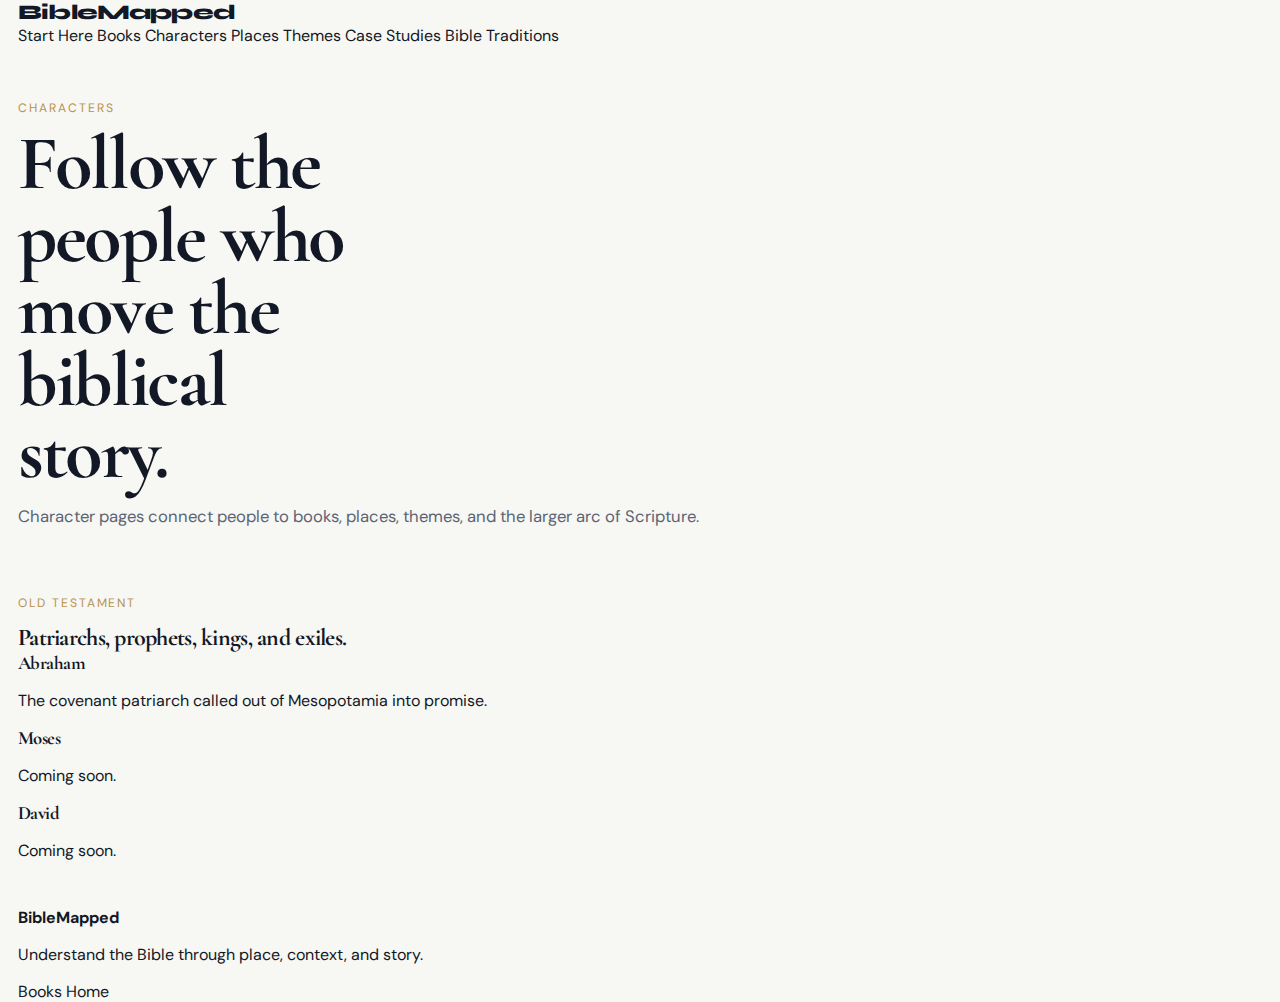
<file: characters/index.html>
<!DOCTYPE html>
<html lang="en">
<head>
  <meta charset="UTF-8" />
  <meta name="viewport" content="width=device-width, initial-scale=1.0" />
  <title>Characters | BibleMapped</title>
  <link rel="preconnect" href="https://fonts.googleapis.com">
  <link rel="preconnect" href="https://fonts.gstatic.com" crossorigin>
  <link href="https://fonts.googleapis.com/css2?family=DM+Sans:wght@400;500;700&family=Cormorant+Garamond:wght@600;700&family=Syne:wght@700;800&display=swap" rel="stylesheet">
  <link rel="stylesheet" href="../src/styles.css" />
</head>
<body>
  <header class="site-header">
    <div class="container nav-wrap">
      <a class="brand" href="../index.html">BibleMapped</a>
      <nav class="main-nav">
        <a href="../index.html#start-here">Start Here</a>
        <a href="../books/index.html">Books</a>
        <a href="index.html">Characters</a>
        <a href="../places/index.html">Places</a>
        <a href="../themes/index.html">Themes</a>
        <a href="../case-studies/index.html">Case Studies</a>
        <a href="../traditions/index.html">Bible Traditions</a>
      </nav>
    </div>
  </header>

  <main>
    <section class="hero">
      <div class="container">
        <p class="eyebrow">Characters</p>
        <h1>Follow the people who move the biblical story.</h1>
        <p class="hero-copy">
          Character pages connect people to books, places, themes, and the larger arc of Scripture.
        </p>
      </div>
    </section>

    <section class="section">
      <div class="container">
        <div class="section-head">
          <p class="eyebrow">Old Testament</p>
          <h2>Patriarchs, prophets, kings, and exiles.</h2>
        </div>

        <div class="card-grid three">
          <a class="info-card" href="abraham.html">
            <h3>Abraham</h3>
            <p>The covenant patriarch called out of Mesopotamia into promise.</p>
          </a>

          <a class="info-card" href="#">
            <h3>Moses</h3>
            <p>Coming soon.</p>
          </a>

          <a class="info-card" href="#">
            <h3>David</h3>
            <p>Coming soon.</p>
          </a>
        </div>
      </div>
    </section>
  </main>

  <footer class="site-footer">
    <div class="container footer-wrap">
      <div>
        <strong>BibleMapped</strong>
        <p>Understand the Bible through place, context, and story.</p>
      </div>
      <div class="footer-links">
        <a href="../books/index.html">Books</a>
        <a href="../index.html">Home</a>
      </div>
    </div>
  </footer>
</body>
</html>
</file>
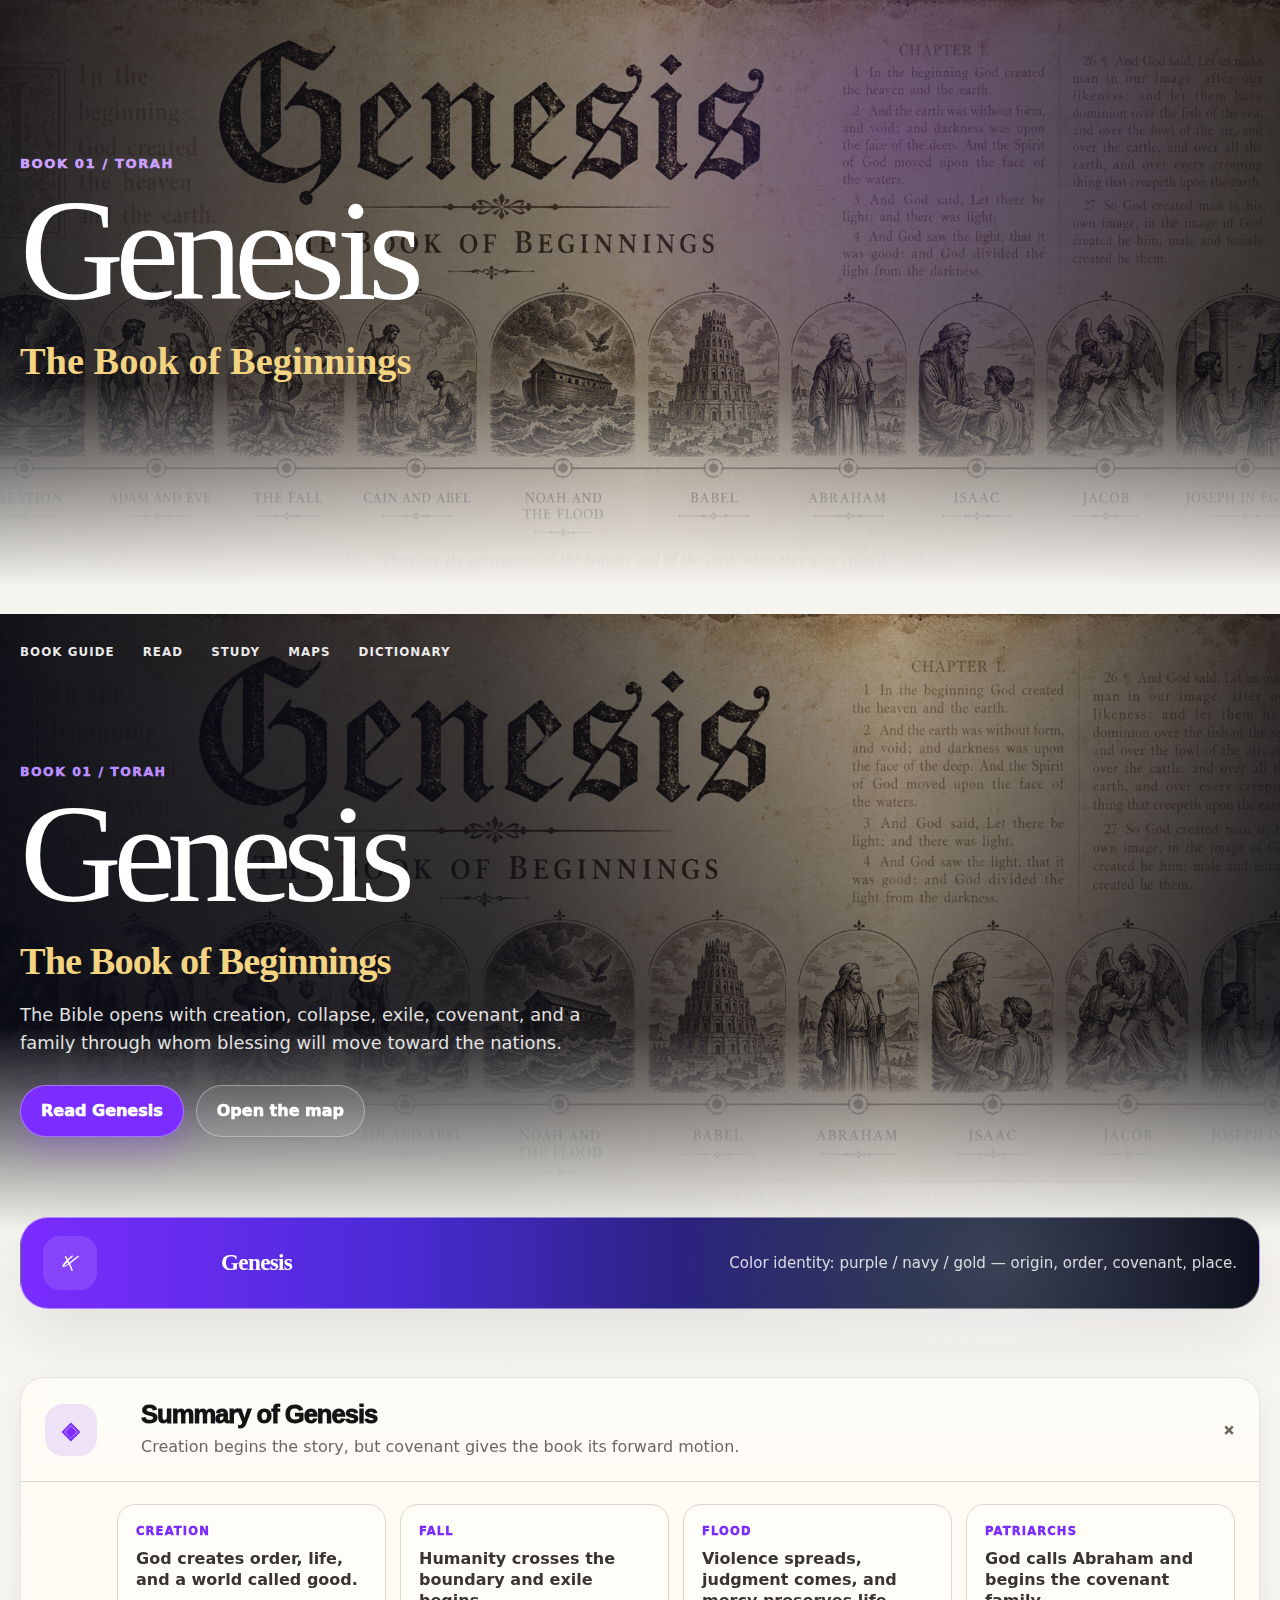
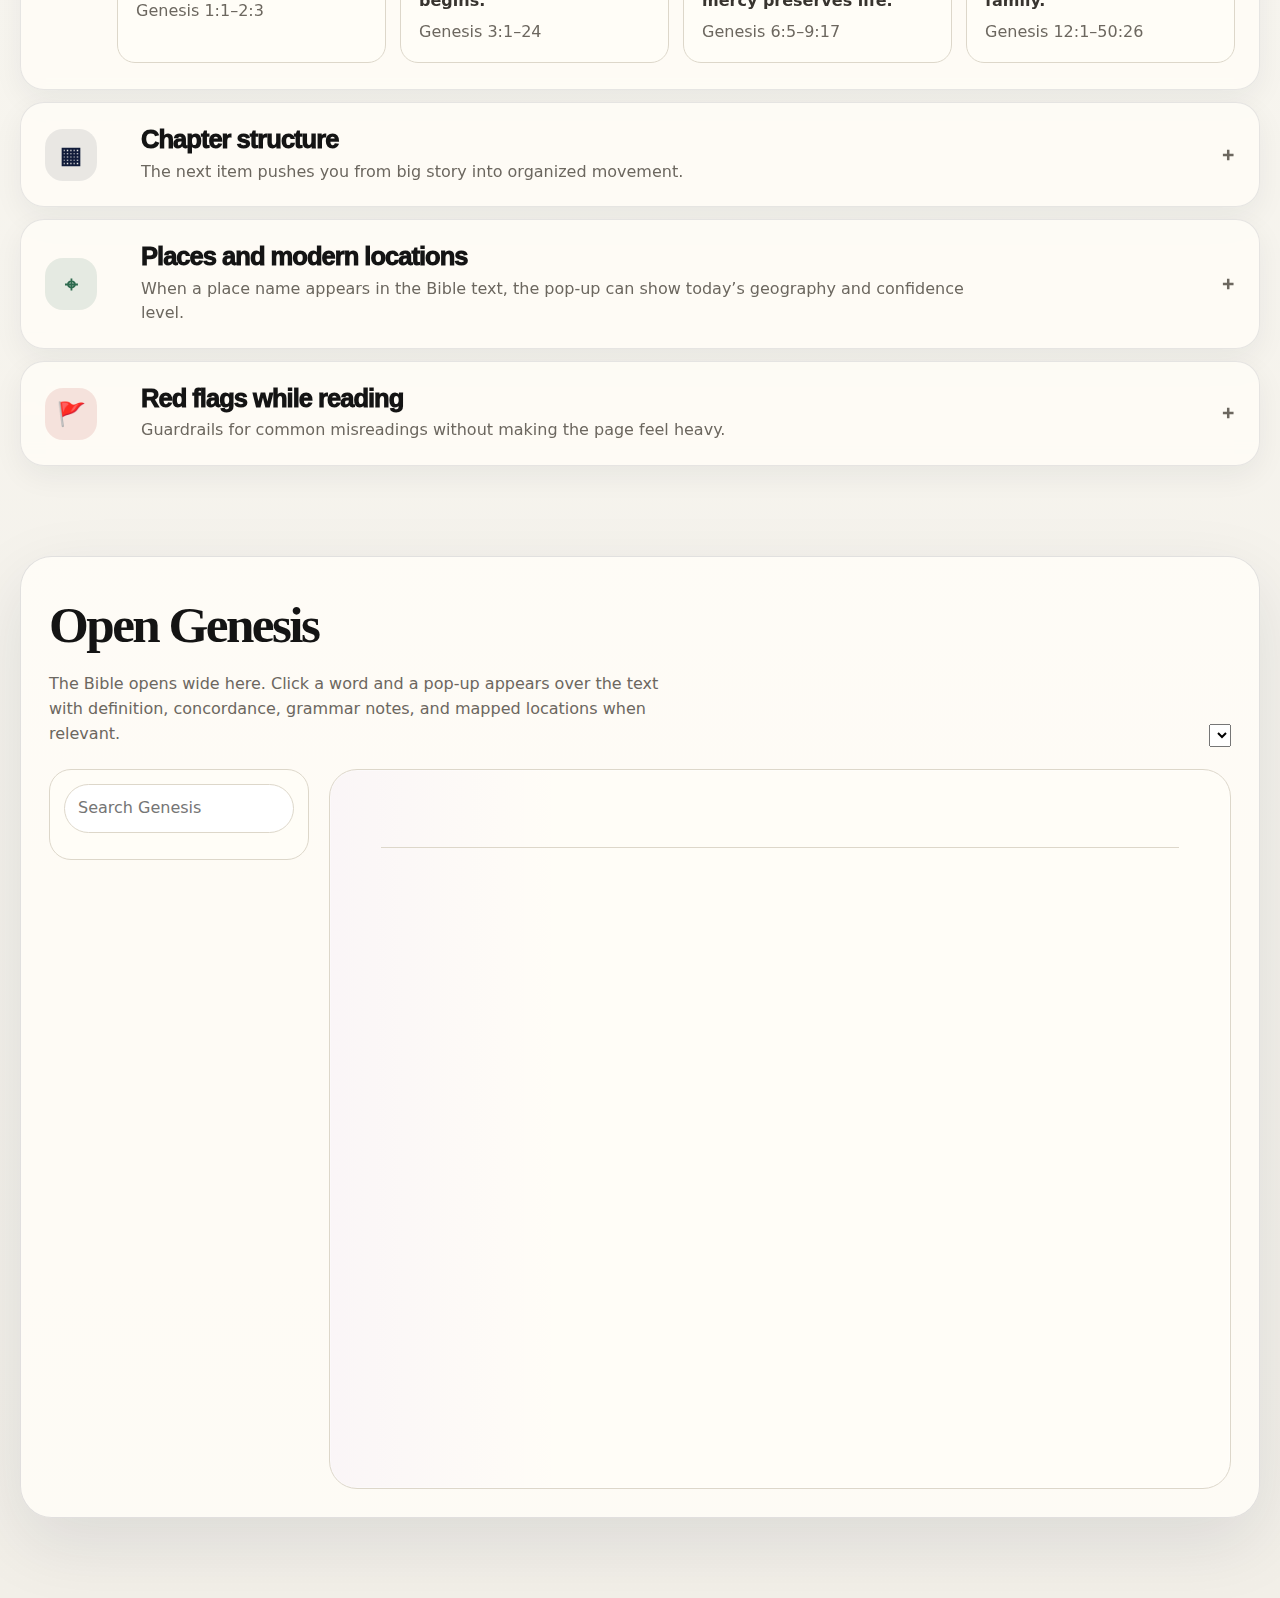
<file: books/genesis/index.html>
<!DOCTYPE html>
<html lang="en">
<head>
  <meta charset="UTF-8" />
  <meta name="viewport" content="width=device-width, initial-scale=1.0" />
  <title>Bible Mapped | Genesis Minimal Future Reader</title>

  <style>
    /* HERO IMAGE AREA */
    .genesis-hero {
      min-height: clamp(360px, 48vw, 620px);
      position: relative;
      overflow: hidden;
      isolation: isolate;
      color: white;
      background:
        linear-gradient(90deg, rgba(7,9,19,.86), rgba(7,9,19,.42), rgba(7,9,19,.78)),
        url("genesis-hero.png") center / cover no-repeat;
    }

    .genesis-hero::after {
      content: "";
      position: absolute;
      left: 0;
      right: 0;
      bottom: -1px;
      height: 38%;
      background: linear-gradient(to bottom, transparent, var(--bg, #f6f4ef) 88%);
      z-index: 1;
      pointer-events: none;
    }

    .hero-overlay {
      position: absolute;
      inset: 0;
      background: radial-gradient(circle at 70% 22%, rgba(123,44,255,.20), transparent 34%);
      z-index: 1;
      pointer-events: none;
    }

    .hero-shell {
      position: relative;
      z-index: 2;
      width: min(1240px, calc(100% - 32px));
      margin: auto;
      padding: clamp(90px, 12vw, 160px) 0 clamp(110px, 12vw, 170px);
    }

    .hero-kicker {
      color: #c9a0ff;
      font-size: .82rem;
      font-weight: 950;
      letter-spacing: .12em;
      text-transform: uppercase;
      margin-bottom: 12px;
    }

    .genesis-hero h1 {
      margin: 0;
      font-family: Georgia, "Times New Roman", serif;
      font-size: clamp(4.8rem, 12vw, 9rem);
      line-height: .9;
      letter-spacing: -.06em;
      font-weight: 500;
    }

    .genesis-hero p {
      margin: 16px 0 0;
      color: #f3d482;
      font-family: Georgia, "Times New Roman", serif;
      font-size: clamp(1.5rem, 3vw, 2.4rem);
      font-weight: 700;
    }
    :root {
      --cloud: #f7f5ef;
      --paper: #fffdf7;
      --ink: #141414;
      --muted: #6c675f;
      --line: #ddd7ca;
      --purple: #7b2cff;
      --navy: #111c3a;
      --red: #b9332a;
      --gold: #b8872f;
      --green: #2e6b4f;
      --shadow: 0 24px 70px rgba(17, 28, 58, .10);
      --soft: 0 10px 30px rgba(17, 28, 58, .06);
      --radius: 24px;
    }

    * { box-sizing: border-box; }
    html { scroll-behavior: smooth; }

    body {
      margin: 0;
      background:
        radial-gradient(circle at 88% 20%, rgba(123,44,255,.08), transparent 26%),
        linear-gradient(180deg, #fbfaf6 0%, var(--cloud) 48%, #f2efe8 100%);
      color: var(--ink);
      font-family: Inter, ui-sans-serif, system-ui, -apple-system, BlinkMacSystemFont, "Segoe UI", sans-serif;
      line-height: 1.55;
    }

    a { color: inherit; text-decoration: none; }
    button, input, select { font: inherit; }
    button { cursor: pointer; }

    .shell {
      width: min(1240px, calc(100% - 36px));
      margin: auto;
    }

    /* HERO */
    .hero {
      min-height: 620px;
      color: #fff;
      position: relative;
      overflow: hidden;
      isolation: isolate;
      background:
        linear-gradient(90deg, rgba(7,9,19,.94) 0%, rgba(7,9,19,.72) 38%, rgba(7,9,19,.22) 70%, rgba(7,9,19,.78) 100%),
        linear-gradient(to bottom, rgba(7,9,19,.05), rgba(7,9,19,.64)),
        url("../../assets/genesis-hero.png");
      background-size: cover;
      background-position: center center;
    }

    .hero::after {
      content: "";
      position: absolute;
      inset: auto 0 -1px 0;
      height: 36%;
      z-index: 1;
      background: linear-gradient(to bottom, transparent, var(--cloud) 88%);
      pointer-events: none;
    }

    .topbar {
      position: relative;
      z-index: 5;
      height: 76px;
      display: flex;
      align-items: center;
    }

    .topbar-inner {
      width: min(1240px, calc(100% - 36px));
      margin: auto;
      display: flex;
      justify-content: space-between;
      align-items: center;
      gap: 22px;
    }

    .brand {
      display: inline-flex;
      align-items: center;
      gap: 10px;
      font-family: Georgia, serif;
      text-transform: uppercase;
      letter-spacing: .12em;
      font-weight: 700;
      font-size: .98rem;
    }

    .brand-symbol {
      width: 30px;
      height: 30px;
      border: 2px solid #c9a0ff;
      border-radius: 9px;
      display: grid;
      place-items: center;
      color: #c9a0ff;
      line-height: 1;
    }

    .nav {
      display: flex;
      align-items: center;
      gap: 28px;
      font-size: .74rem;
      font-weight: 900;
      letter-spacing: .09em;
      text-transform: uppercase;
      color: rgba(255,255,255,.92);
    }

    .hero-copy {
      position: relative;
      z-index: 4;
      width: min(1240px, calc(100% - 36px));
      margin: auto;
      padding: 72px 0 120px;
    }

    .book-chip {
      color: #b98cff;
      font-size: .78rem;
      font-weight: 950;
      letter-spacing: .12em;
      text-transform: uppercase;
      margin-bottom: 10px;
    }

    .hero-title {
      font-family: Georgia, "Times New Roman", serif;
      font-size: clamp(4.8rem, 11vw, 9rem);
      line-height: .88;
      letter-spacing: -.06em;
      font-weight: 500;
      margin: 0;
    }

    .hero-subtitle {
      margin: 16px 0 10px;
      color: #f3d482;
      font-family: Georgia, serif;
      font-size: clamp(1.5rem, 3vw, 2.4rem);
      font-weight: 700;
      letter-spacing: -.025em;
    }

    .hero-copy p {
      max-width: 600px;
      margin: 0 0 28px;
      color: rgba(255,255,255,.88);
      font-size: 1.12rem;
    }

    .hero-actions {
      display: flex;
      gap: 12px;
      flex-wrap: wrap;
    }

    .btn {
      border: 1px solid rgba(255,255,255,.35);
      background: var(--purple);
      color: #fff;
      min-height: 48px;
      padding: 13px 20px;
      border-radius: 999px;
      font-weight: 950;
      display: inline-flex;
      align-items: center;
      gap: 9px;
      box-shadow: 0 14px 32px rgba(123,44,255,.24);
    }

    .btn.secondary {
      background: rgba(255,255,255,.08);
      box-shadow: none;
      backdrop-filter: blur(8px);
    }

    /* LANDING BOOK COLOR STRIP */
    .book-strip {
      position: relative;
      z-index: 6;
      margin-top: -74px;
    }

    .book-ribbon {
      min-height: 84px;
      border-radius: 28px;
      border: 1px solid rgba(255,255,255,.44);
      background:
        linear-gradient(90deg, var(--purple), #4b2bd7 30%, var(--navy) 72%, #050814 100%);
      color: white;
      display: grid;
      grid-template-columns: 160px 1fr auto;
      align-items: center;
      gap: 18px;
      padding: 18px 22px;
      box-shadow: var(--shadow);
      overflow: hidden;
    }

    .book-ribbon::after {
      content: "";
      position: absolute;
      inset: 0;
      background: radial-gradient(circle at 78% 50%, rgba(255,255,255,.18), transparent 32%);
      pointer-events: none;
    }

    .book-ribbon strong {
      font-family: Georgia, serif;
      font-size: 1.45rem;
      letter-spacing: -.03em;
      position: relative;
      z-index: 2;
    }

    .book-ribbon span {
      color: rgba(255,255,255,.82);
      font-size: .94rem;
      position: relative;
      z-index: 2;
    }

    .ribbon-symbol {
      position: relative;
      z-index: 2;
      width: 54px;
      height: 54px;
      display: grid;
      place-items: center;
      border-radius: 17px;
      background: rgba(255,255,255,.12);
      font-size: 1.6rem;
    }

    /* FUTURISTIC BARS */
    section { padding: 34px 0; }

    .bar-stack {
      display: grid;
      gap: 12px;
    }

    .study-bar {
      border: 1px solid rgba(17,28,58,.10);
      background: rgba(255,253,247,.82);
      border-radius: 24px;
      box-shadow: var(--soft);
      overflow: hidden;
      backdrop-filter: blur(10px);
    }

    .study-bar summary {
      list-style: none;
      display: grid;
      grid-template-columns: 78px 1fr auto;
      gap: 18px;
      align-items: center;
      padding: 22px 24px;
      min-height: 92px;
      cursor: pointer;
    }

    .study-bar summary::-webkit-details-marker { display: none; }

    .bar-symbol {
      width: 52px;
      height: 52px;
      border-radius: 18px;
      display: grid;
      place-items: center;
      font-size: 1.45rem;
      font-weight: 950;
    }

    .summary-bar .bar-symbol { background: rgba(123,44,255,.12); color: var(--purple); }
    .structure-bar .bar-symbol { background: rgba(17,28,58,.09); color: var(--navy); }
    .places-bar .bar-symbol { background: rgba(46,107,79,.12); color: var(--green); }
    .redflag-bar .bar-symbol { background: rgba(185,51,42,.12); color: var(--red); }

    .bar-text h2 {
      margin: 0;
      font-family: Inter, sans-serif;
      font-size: clamp(1.35rem, 2vw, 2rem);
      line-height: 1.1;
      font-weight: 950;
      letter-spacing: -.04em;
    }

    .bar-text p {
      margin: 6px 0 0;
      color: var(--muted);
      max-width: 860px;
    }

    .bar-action {
      color: var(--muted);
      font-weight: 950;
      transition: transform .25s ease;
    }

    .study-bar[open] .bar-action { transform: rotate(45deg); }

    .bar-body {
      border-top: 1px solid var(--line);
      padding: 22px 24px 26px 96px;
      color: #38342f;
    }

    .mini-grid {
      display: grid;
      grid-template-columns: repeat(4, 1fr);
      gap: 14px;
    }

    .mini-card {
      border: 1px solid var(--line);
      border-radius: 18px;
      padding: 18px;
      min-height: 140px;
      background: var(--paper);
    }

    .mini-card small {
      display: block;
      color: var(--purple);
      font-size: .72rem;
      font-weight: 950;
      letter-spacing: .1em;
      text-transform: uppercase;
      margin-bottom: 8px;
    }

    .mini-card strong { display: block; line-height: 1.3; }
    .mini-card p { margin: 8px 0 0; color: var(--muted); }

    .read-launch {
      padding: 56px 0 80px;
    }

    .read-panel {
      border: 1px solid rgba(17,28,58,.12);
      border-radius: 32px;
      background: rgba(255,253,247,.86);
      box-shadow: var(--shadow);
      padding: 28px;
    }

    .read-top {
      display: flex;
      align-items: end;
      justify-content: space-between;
      gap: 20px;
      margin-bottom: 22px;
      flex-wrap: wrap;
    }

    .read-top h2 {
      font-family: Georgia, serif;
      font-size: clamp(2.2rem, 4vw, 4rem);
      margin: 0;
      letter-spacing: -.05em;
    }

    .read-top p {
      max-width: 640px;
      color: var(--muted);
      margin: 8px 0 0;
    }

    .reader-grid {
      display: grid;
      grid-template-columns: 260px 1fr;
      gap: 20px;
      align-items: start;
    }

    .chapter-rail {
      border: 1px solid var(--line);
      border-radius: 22px;
      background: var(--paper);
      padding: 14px;
      position: sticky;
      top: 18px;
      max-height: 76vh;
      overflow: auto;
    }

    .chapter-rail input {
      width: 100%;
      border: 1px solid var(--line);
      border-radius: 999px;
      padding: 11px 13px;
      background: #fff;
      margin-bottom: 12px;
    }

    .chapter-list {
      display: grid;
      gap: 8px;
    }

    .chapter-btn {
      border: 1px solid var(--line);
      border-radius: 14px;
      background: #fff;
      text-align: left;
      padding: 12px;
      font-weight: 950;
    }

    .chapter-btn span {
      display: block;
      color: var(--muted);
      font-weight: 650;
      font-size: .82rem;
      margin-top: 2px;
    }

    .chapter-btn.active {
      background: var(--purple);
      border-color: var(--purple);
      color: #fff;
    }

    .chapter-btn.active span { color: rgba(255,255,255,.8); }

    .bible-open {
      min-height: 80vh;
      border: 1px solid var(--line);
      border-radius: 28px;
      background:
        linear-gradient(90deg, rgba(123,44,255,.035), transparent 26%),
        var(--paper);
      padding: clamp(24px, 4vw, 54px);
      box-shadow: inset 0 0 0 1px rgba(255,255,255,.35);
      position: relative;
    }

    .reader-heading {
      border-bottom: 1px solid var(--line);
      padding-bottom: 18px;
      margin-bottom: 22px;
      display: flex;
      justify-content: space-between;
      align-items: start;
      gap: 20px;
      flex-wrap: wrap;
    }

    .reader-heading h3 {
      margin: 0;
      font-family: Georgia, serif;
      font-size: clamp(1.8rem, 3vw, 3rem);
      letter-spacing: -.04em;
    }

    .reader-heading p { color: var(--muted); margin: 8px 0 0; }

    .scripture {
      font-family: Georgia, "Times New Roman", serif;
      font-size: clamp(1.15rem, 1.4vw, 1.38rem);
      line-height: 2.05;
      color: #211f1d;
    }

    .verse { margin: 0 0 1.15em; }

    .vnum {
      color: var(--purple);
      font-family: Inter, sans-serif;
      font-size: .75rem;
      font-weight: 950;
      vertical-align: super;
      margin-right: 7px;
    }

    .word {
      font: inherit;
      color: inherit;
      background: transparent;
      border: 0;
      padding: 0 2px;
      border-radius: 6px;
      text-decoration: underline;
      text-decoration-color: rgba(123,44,255,.18);
      text-underline-offset: 4px;
    }

    .word:hover,
    .word.active {
      background: rgba(123,44,255,.12);
      outline: 1px solid rgba(123,44,255,.22);
    }

    .word-popover {
      position: fixed;
      z-index: 50;
      width: min(360px, calc(100vw - 24px));
      background: rgba(255,253,247,.97);
      border: 1px solid var(--line);
      border-radius: 18px;
      box-shadow: 0 22px 60px rgba(17,28,58,.20);
      padding: 16px;
      display: none;
      backdrop-filter: blur(14px);
    }

    .word-popover.open { display: block; }

    .pop-head {
      display: flex;
      justify-content: space-between;
      gap: 12px;
      align-items: start;
      border-bottom: 1px solid var(--line);
      padding-bottom: 10px;
      margin-bottom: 10px;
    }

    .pop-head h3 {
      margin: 0;
      font-family: Georgia, serif;
      font-size: 1.7rem;
      letter-spacing: -.04em;
    }

    .pill {
      border-radius: 999px;
      background: rgba(123,44,255,.1);
      color: var(--purple);
      padding: 4px 8px;
      font-size: .7rem;
      font-weight: 950;
      letter-spacing: .08em;
      text-transform: uppercase;
      white-space: nowrap;
    }

    .pop-block { margin-top: 10px; }

    .pop-block strong {
      display: block;
      color: var(--muted);
      font-size: .76rem;
      font-weight: 950;
      letter-spacing: .08em;
      text-transform: uppercase;
      margin-bottom: 3px;
    }

    .pop-block p { margin: 0; color: #34302b; }

    .refs {
      display: flex;
      gap: 6px;
      flex-wrap: wrap;
      margin-top: 6px;
    }

    .ref {
      border: 0;
      background: var(--navy);
      color: #fff;
      border-radius: 999px;
      padding: 5px 8px;
      font-size: .76rem;
      font-weight: 850;
    }

    mark {
      background: #efe0ff;
      border-radius: 4px;
      color: inherit;
    }

    @media (max-width: 1000px) {
      .nav { display: none; }
      .book-ribbon { grid-template-columns: 1fr; }
      .mini-grid, .reader-grid { grid-template-columns: 1fr; }
      .chapter-rail { position: static; max-height: none; }
    }

    @media (max-width: 700px) {
      .study-bar summary { grid-template-columns: 58px 1fr auto; padding: 18px; }
      .bar-body { padding: 18px; }
      .hero { min-height: 540px; }
    }
  </style>
</head>

<body>
  <!-- HERO IMAGE AREA: place your genesis-hero.png in this same folder or update the path below. -->
  <header class="genesis-hero" aria-label="Genesis hero image">
    <div class="hero-overlay"></div>
    <div class="hero-shell">
      <div class="hero-kicker">Book 01 / Torah</div>
      <h1>Genesis</h1>
      <p>The Book of Beginnings</p>
    </div>
  </header>
  <header class="hero">
    <nav class="topbar" aria-label="Bible Mapped navigation">
      <div class="topbar-inner">
        
        <div class="nav">
          <a href="#bars">Book Guide</a>
          <a href="#read-genesis">Read</a>
          <a href="#bars">Study</a>
          <a href="#places">Maps</a>
          <a href="#read-genesis">Dictionary</a>
        </div>
      </div>
    </nav>

    <div class="hero-copy">
      <div class="book-chip">Book 01 / Torah</div>
      <h1 class="hero-title">Genesis</h1>
      <div class="hero-subtitle">The Book of Beginnings</div>
      <p>The Bible opens with creation, collapse, exile, covenant, and a family through whom blessing will move toward the nations.</p>
      <div class="hero-actions">
        <a class="btn" href="#read-genesis">Read Genesis</a>
        <a class="btn secondary" href="#bars">Open the map</a>
      </div>
    </div>
  </header>

  <main>
    <section class="book-strip">
      <div class="shell">
        <div class="book-ribbon">
          <div class="ribbon-symbol">𐤀</div>
          <strong>Genesis</strong>
          <span>Color identity: purple / navy / gold — origin, order, covenant, place.</span>
        </div>
      </div>
    </section>

    <section id="bars">
      <div class="shell bar-stack">
        <details class="study-bar summary-bar" open>
          <summary>
            <span class="bar-symbol">◈</span>
            <span class="bar-text"><h2>Summary of Genesis</h2><p>Creation begins the story, but covenant gives the book its forward motion.</p></span>
            <span class="bar-action">+</span>
          </summary>
          <div class="bar-body">
            <div class="mini-grid">
              <article class="mini-card"><small>Creation</small><strong>God creates order, life, and a world called good.</strong><p>Genesis 1:1–2:3</p></article>
              <article class="mini-card"><small>Fall</small><strong>Humanity crosses the boundary and exile begins.</strong><p>Genesis 3:1–24</p></article>
              <article class="mini-card"><small>Flood</small><strong>Violence spreads, judgment comes, and mercy preserves life.</strong><p>Genesis 6:5–9:17</p></article>
              <article class="mini-card"><small>Patriarchs</small><strong>God calls Abraham and begins the covenant family.</strong><p>Genesis 12:1–50:26</p></article>
            </div>
          </div>
        </details>

        <details class="study-bar structure-bar">
          <summary>
            <span class="bar-symbol">▦</span>
            <span class="bar-text"><h2>Chapter structure</h2><p>The next item pushes you from big story into organized movement.</p></span>
            <span class="bar-action">+</span>
          </summary>
          <div class="bar-body">
            <p><strong>Genesis 1–11</strong> — Primeval history. <strong>Genesis 12–25</strong> — Abraham. <strong>Genesis 26–36</strong> — Isaac and Jacob. <strong>Genesis 37–50</strong> — Joseph.</p>
          </div>
        </details>

        <details class="study-bar places-bar" id="places">
          <summary>
            <span class="bar-symbol">⌖</span>
            <span class="bar-text"><h2>Places and modern locations</h2><p>When a place name appears in the Bible text, the pop-up can show today’s geography and confidence level.</p></span>
            <span class="bar-action">+</span>
          </summary>
          <div class="bar-body">
            <p><strong>Eden:</strong> exact location unknown. <strong>Babel:</strong> Mesopotamia / Babylon region. <strong>Canaan:</strong> Southern Levant. <strong>Egypt:</strong> Northeast Africa.</p>
          </div>
        </details>

        <details class="study-bar redflag-bar">
          <summary>
            <span class="bar-symbol">🚩</span>
            <span class="bar-text"><h2>Red flags while reading</h2><p>Guardrails for common misreadings without making the page feel heavy.</p></span>
            <span class="bar-action">+</span>
          </summary>
          <div class="bar-body">
            <p>Genesis does not name the forbidden fruit. Do not flatten ancient narrative into modern categories before asking what the text is doing in context.</p>
          </div>
        </details>
      </div>
    </section>

    <section class="read-launch" id="read-genesis">
      <div class="shell read-panel">
        <div class="read-top">
          <div>
            <h2>Open Genesis</h2>
            <p>The Bible opens wide here. Click a word and a pop-up appears over the text with definition, concordance, grammar notes, and mapped locations when relevant.</p>
          </div>
          <select id="chapterSelect" aria-label="Choose Genesis chapter"></select>
        </div>

        <div class="reader-grid">
          <aside class="chapter-rail">
            <input id="searchBox" placeholder="Search Genesis" />
            <div id="chapterList" class="chapter-list"></div>
          </aside>

          <article class="bible-open">
            <div class="reader-heading">
              <div>
                <h3 id="chapterTitle"></h3>
                <p id="chapterSummary"></p>
              </div>
            </div>
            <div id="scripture" class="scripture"></div>
          </article>
        </div>
      </div>
    </section>
  </main>

  <aside id="wordPopover" class="word-popover" aria-live="polite"></aside>

  <script>
    const DATA = {
      book: 'Genesis',
      translation: 'KJV',
      chapters: [
        {
          chapter: 1,
          title: 'Creation begins',
          summary: 'God creates the heavens and earth, speaks light, forms order, fills creation, and makes humanity in His image.',
          verses: [
            { verse: 1, text: 'In the beginning God created the heaven and the earth.' },
            { verse: 2, text: 'And the earth was without form, and void; and darkness was upon the face of the deep. And the Spirit of God moved upon the face of the waters.' },
            { verse: 3, text: 'And God said, Let there be light: and there was light.' },
            { verse: 4, text: 'And God saw the light, that it was good: and God divided the light from the darkness.' },
            { verse: 5, text: 'And God called the light Day, and the darkness he called Night. And the evening and the morning were the first day.' }
          ]
        },
        {
          chapter: 2,
          title: 'Garden, man, and woman',
          summary: 'The narrative slows around Eden, the formation of man, the garden, the command, and the creation of woman.',
          verses: [
            { verse: 1, text: 'Thus the heavens and the earth were finished, and all the host of them.' },
            { verse: 2, text: 'And on the seventh day God ended his work which he had made; and he rested on the seventh day from all his work which he had made.' },
            { verse: 7, text: 'And the LORD God formed man of the dust of the ground, and breathed into his nostrils the breath of life; and man became a living soul.' },
            { verse: 8, text: 'And the LORD God planted a garden eastward in Eden; and there he put the man whom he had formed.' }
          ]
        },
        {
          chapter: 3,
          title: 'Fall and promise',
          summary: 'The serpent deceives, humanity falls, judgment enters the story, and God gives the first promise of victory over the serpent.',
          verses: [
            { verse: 1, text: 'Now the serpent was more subtil than any beast of the field which the LORD God had made.' },
            { verse: 6, text: 'And when the woman saw that the tree was good for food, and that it was pleasant to the eyes, and a tree to be desired to make one wise, she took of the fruit thereof, and did eat.' },
            { verse: 15, text: 'And I will put enmity between thee and the woman, and between thy seed and her seed; it shall bruise thy head, and thou shalt bruise his heel.' },
            { verse: 24, text: 'So he drove out the man; and he placed at the east of the garden of Eden Cherubims, and a flaming sword which turned every way, to keep the way of the tree of life.' }
          ]
        }
      ]
    };

    const NOTES = {
      beginning: { label:'Beginning', category:'Origin', simple:'The start, first point, or origin of something.', original:'Hebrew bereshith, “in the beginning.”', grammar:'This phrase sets the time frame for the entire story.', redFlag:'Do not read this as just a title; it frames creation as intentional.' },
      god: { label:'God', category:'Divine subject', simple:'The Creator and supreme ruler over heaven and earth.', original:'Hebrew Elohim in Genesis 1.', grammar:'God is the subject of the first verb; the story begins with divine action.', redFlag:'Genesis starts with God, not humanity.' },
      created: { label:'Created', category:'Action', simple:'Brought into being by divine will and power.', original:'Hebrew bara, used with God as subject.', grammar:'The verb connects God directly to heaven and earth as Creator.', redFlag:'The text presents creation as ordered and purposeful.' },
      serpent: { label:'Serpent', category:'Character', simple:'The creature who deceives the woman in Genesis 3.', original:'Hebrew nachash.', grammar:'Introduced as more subtil than any beast of the field.', redFlag:'Later Scripture develops this theme; do not flatten it too early.' }
    };

    const PLACES = {
      eden: { name:'Eden', modern:'Exact location unknown', region:'Ancient Near East / debated', confidence:'Low', note:'A place of presence, blessing, boundary, and exile.' },
      babel: { name:'Babel', modern:'Babylon region in Mesopotamia', region:'Mesopotamia', confidence:'Medium', note:'A story about name-making, pride, language, and scattering.' },
      canaan: { name:'Canaan', modern:'Southern Levant', region:'Promised land region', confidence:'High', note:'Central to the Abrahamic promise.' },
      egypt: { name:'Egypt', modern:'Egypt', region:'Northeast Africa', confidence:'High', note:'Joseph rises in Egypt and preserves his family there.' }
    };

    let currentChapter = DATA.chapters[0];
    let searchTerm = '';
    const chapterList = document.getElementById('chapterList');
    const chapterSelect = document.getElementById('chapterSelect');
    const chapterTitle = document.getElementById('chapterTitle');
    const chapterSummary = document.getElementById('chapterSummary');
    const scripture = document.getElementById('scripture');
    const popover = document.getElementById('wordPopover');
    const searchBox = document.getElementById('searchBox');

    function normalize(word){ return (word || '').toLowerCase().replace(/[^a-z]/g,''); }
    function escapeHtml(s){ return String(s).replace(/[&<>"']/g, m => ({'&':'&amp;','<':'&lt;','>':'&gt;','"':'&quot;',"'":'&#39;'}[m])); }
    function highlight(text){ if(!searchTerm) return escapeHtml(text); const re = new RegExp(`(${searchTerm.replace(/[.*+?^${}()|[\]\]/g,'\$&')})`,'ig'); return escapeHtml(text).replace(re,'<mark>$1</mark>'); }
    function tokenize(text){ return escapeHtml(text).replace(/([A-Za-z][A-Za-z'’\-]*)/g, m => `<button class="word" data-word="${escapeHtml(m)}">${highlight(m)}</button>`); }

    function renderNavigation(){
      chapterSelect.innerHTML = DATA.chapters.map((ch,i)=>`<option value="${i}">Genesis ${ch.chapter}</option>`).join('');
      chapterSelect.value = DATA.chapters.indexOf(currentChapter);
      chapterList.innerHTML = DATA.chapters.map(ch=>`<button class="chapter-btn ${ch.chapter===currentChapter.chapter?'active':''}" data-chapter="${ch.chapter}">Genesis ${ch.chapter}<span>${escapeHtml(ch.title)}</span></button>`).join('');
    }

    function renderChapter(ch){
      currentChapter = ch;
      chapterTitle.textContent = `Genesis ${ch.chapter}: ${ch.title}`;
      chapterSummary.textContent = ch.summary || '';
      scripture.innerHTML = ch.verses.map(v=>`<p class="verse"><sup class="vnum">${v.verse}</sup>${tokenize(v.text)}</p>`).join('');
      renderNavigation();
    }

    function occurrences(raw){
      const key = normalize(raw); const refs=[]; let count=0;
      DATA.chapters.forEach(ch=>ch.verses.forEach(v=>{
        const words=(v.text.match(/[A-Za-z][A-Za-z'’\-]*/g)||[]);
        let hit=false;
        words.forEach(w=>{ if(normalize(w)===key){ count++; hit=true; }});
        if(hit) refs.push({chapter:ch.chapter, verse:v.verse});
      }));
      return {count, refs};
    }

    function showWord(raw, target){
      document.querySelectorAll('.word.active').forEach(w=>w.classList.remove('active'));
      target.classList.add('active');
      const key = normalize(raw);
      const note = NOTES[key];
      const place = PLACES[key];
      const occ = occurrences(raw);
      const refs = occ.refs.slice(0,10).map(r=>`<button class="ref" data-ref="${r.chapter}:${r.verse}">Gen ${r.chapter}:${r.verse}</button>`).join('');
      const title = place ? place.name : (note?.label || raw);
      const category = place ? 'Place' : (note?.category || 'Word');
      popover.innerHTML = `<div class="pop-head"><h3>${escapeHtml(title)}</h3><span class="pill">${escapeHtml(category)}</span></div>
        ${place ? `<div class="pop-block"><strong>Modern location</strong><p>${escapeHtml(place.modern)} — ${escapeHtml(place.region)}. Confidence: ${escapeHtml(place.confidence)}.</p></div><div class="pop-block"><strong>Map note</strong><p>${escapeHtml(place.note)}</p></div>` : ''}
        <div class="pop-block"><strong>Meaning</strong><p>${escapeHtml(note?.simple || 'This word is clickable. Add a custom Bible Mapped definition for deeper study.')}</p></div>
        ${note ? `<div class="pop-block"><strong>Original language</strong><p>${escapeHtml(note.original)}</p></div><div class="pop-block"><strong>Grammar / translator note</strong><p>${escapeHtml(note.grammar)}</p></div><div class="pop-block"><strong>Red flag</strong><p>${escapeHtml(note.redFlag)}</p></div>` : ''}
        <div class="pop-block"><strong>Concordance in Genesis (${occ.count})</strong><div class="refs">${refs || '<span>No matches.</span>'}</div></div>`;
      const rect = target.getBoundingClientRect();
      popover.style.left = Math.min(rect.left, window.innerWidth - 380) + 'px';
      popover.style.top = Math.min(rect.bottom + 10, window.innerHeight - 340) + 'px';
      popover.classList.add('open');
    }

    chapterList.addEventListener('click', e=>{ const b=e.target.closest('.chapter-btn'); if(!b) return; renderChapter(DATA.chapters.find(ch=>ch.chapter===Number(b.dataset.chapter))); });
    chapterSelect.addEventListener('change', e=>renderChapter(DATA.chapters[Number(e.target.value)]));
    searchBox.addEventListener('input', e=>{ searchTerm=normalize(e.target.value); renderChapter(currentChapter); });
    scripture.addEventListener('click', e=>{ const w=e.target.closest('.word'); if(w) showWord(w.dataset.word, w); });
    document.addEventListener('click', e=>{ if(!e.target.closest('.word') && !e.target.closest('#wordPopover')) popover.classList.remove('open'); });
    popover.addEventListener('click', e=>{ const ref=e.target.closest('.ref'); if(!ref) return; const [c]=ref.dataset.ref.split(':').map(Number); renderChapter(DATA.chapters.find(ch=>ch.chapter===c)); document.getElementById('read-genesis').scrollIntoView({behavior:'smooth'}); });

    renderChapter(currentChapter);
  </script>
</body>
</html>
</file>
<file: src/styles.css>
:root {
  --cloud: #f7f7f3;
  --paper: #fffdf9;
  --ink: #121826;
  --muted: #5c6475;
  --line: rgba(18, 24, 38, 0.12);
  --navy: #182742;
  --navy-soft: #243657;
  --gold: #b6924b;
  --gold-soft: #f4efe4;
  --purple: #6f5bd3;
  --purple-light: #ece9ff;
  --shadow: 0 10px 28px rgba(18, 24, 38, 0.08);
  --max: 1320px;
}

* { box-sizing: border-box; }
html { scroll-behavior: smooth; }

body {
  margin: 0;
  background: var(--cloud);
  color: var(--ink);
  font-family: "DM Sans", sans-serif;
}

body.overlay-open { overflow: hidden; }
a { color: inherit; text-decoration: none; }
button { font: inherit; }

.topbar {
  background: var(--navy);
  color: #fff;
  border-bottom: 1px solid rgba(255,255,255,0.1);
  position: sticky;
  top: 0;
  z-index: 30;
}

.topbar-inner,
.container {
  width: min(var(--max), calc(100% - 36px));
  margin: 0 auto;
}

.topbar-inner {
  min-height: 72px;
  display: flex;
  align-items: center;
  justify-content: space-between;
  gap: 18px;
}

.brand {
  display: flex;
  align-items: center;
  gap: 10px;
  font-family: "Syne", sans-serif;
  font-weight: 800;
  letter-spacing: -0.04em;
  font-size: 1.3rem;
}

.brand .main { color: #fff; }
.brand .sub { color: var(--gold); }

.tagline {
  font-size: 0.92rem;
  color: rgba(255,255,255,0.78);
}

.hero {
  padding: 42px 0 18px;
}

.hero-card,
.map-panel,
.youtube-panel {
  background: var(--paper);
  border: 1px solid var(--line);
  border-radius: 24px;
  box-shadow: var(--shadow);
}

.hero-card { padding: 34px; }
.map-panel, .youtube-panel { padding: 24px; }

.eyebrow,
.section-label,
.book-label {
  font-size: 0.76rem;
  text-transform: uppercase;
  letter-spacing: 0.16em;
  color: var(--gold);
}

h1, h2, h3, h4 {
  font-family: "Cormorant Garamond", serif;
  margin: 0;
  letter-spacing: -0.03em;
  font-weight: 700;
}

h1 {
  font-size: clamp(2.7rem, 6vw, 4.8rem);
  line-height: 0.94;
  max-width: 10ch;
  margin-top: 10px;
}

.hero-copy,
.panel-copy,
.youtube-copy p,
.overlay-intro,
.overlay-box p,
.overlay-box li {
  color: var(--muted);
  line-height: 1.6;
}

.hero-copy {
  margin-top: 14px;
  max-width: 68ch;
  font-size: 1.04rem;
}

.hero-links {
  margin-top: 18px;
  display: flex;
  gap: 16px;
  flex-wrap: wrap;
  color: var(--navy);
  font-weight: 600;
}

.section {
  padding: 18px 0 30px;
}

.section-title {
  font-size: clamp(1.9rem, 3vw, 3rem);
  line-height: 0.96;
  margin-top: 8px;
}

.panel-copy {
  max-width: 72ch;
  margin-top: 10px;
}

.mindmap-shell {
  display: grid;
  grid-template-columns: 1fr;
  gap: 24px;
}

.panel-head {
  display: flex;
  justify-content: space-between;
  align-items: end;
  gap: 16px;
  margin-bottom: 16px;
}

.map-canvas {
  position: relative;
  min-height: 1500px;
  border: 1px solid var(--line);
  border-radius: 20px;
  background: #fcfbf7;
  overflow: hidden;
  padding: 28px 20px;
}

.map-canvas::before {
  content: "";
  position: absolute;
  inset: 0;
  background-image:
    linear-gradient(rgba(18,24,38,0.03) 1px, transparent 1px),
    linear-gradient(90deg, rgba(18,24,38,0.03) 1px, transparent 1px);
  background-size: 40px 40px;
  pointer-events: none;
}

.line {
  position: absolute;
  background: var(--navy);
  opacity: 0.12;
  border-radius: 999px;
  pointer-events: none;
}

.node {
  position: absolute;
  min-width: 130px;
  max-width: 172px;
  border-radius: 14px;
  padding: 10px 12px;
  cursor: pointer;
  text-align: left;
  transition: transform 0.16s cubic-bezier(0.2, 0.8, 0.2, 1), box-shadow 0.16s cubic-bezier(0.2, 0.8, 0.2, 1), border-color 0.16s cubic-bezier(0.2, 0.8, 0.2, 1), background-color 0.16s cubic-bezier(0.2, 0.8, 0.2, 1);
  z-index: 1;
  opacity: 0;
  transform: translateY(14px) scale(0.97);
  animation: snapIn 0.24s cubic-bezier(0.2, 0.8, 0.2, 1) forwards;
  border: 1px solid var(--line);
  background: #fff;
  box-shadow: 0 4px 12px rgba(0,0,0,0.04);
}

@keyframes snapIn {
  to {
    opacity: 1;
    transform: translateY(0) scale(1);
  }
}

.node.root {
  background: var(--gold-soft);
  border-left: 4px solid var(--gold);
}

.node.testament {
  background: var(--navy);
  color: #fff;
  border: none;
  box-shadow: 0 8px 18px rgba(24,39,66,0.14);
}

.node.group {
  background: var(--purple-light);
  border-left: 4px solid var(--purple);
}

.node.book {
  background: #fff;
  border-left: 3px solid var(--navy);
}

.node:hover,
.node.active {
  transform: translateY(-2px) scale(1.01);
  border-color: rgba(24,39,66,0.35);
  box-shadow: 0 10px 24px rgba(18,24,38,0.10);
}

.node.testament:hover,
.node.testament.active {
  box-shadow: 0 12px 26px rgba(24,39,66,0.18);
}

.node small {
  display: block;
  font-size: 0.68rem;
  text-transform: uppercase;
  letter-spacing: 0.14em;
  color: var(--gold);
  margin-bottom: 6px;
}

.node.testament small,
.node.testament span {
  color: rgba(255,255,255,0.82);
}

.node strong {
  display: block;
  font-family: "Cormorant Garamond", serif;
  font-size: 1.2rem;
  line-height: 1;
  margin-bottom: 4px;
  color: var(--navy);
}

.node.testament strong { color: #fff; }

.node span {
  display: block;
  color: var(--muted);
  font-size: 0.84rem;
  line-height: 1.3;
}

.legend {
  display: flex;
  gap: 10px;
  flex-wrap: wrap;
  margin-top: 18px;
}

.legend-pill {
  border: 1px solid var(--line);
  background: #fff;
  border-radius: 999px;
  padding: 8px 12px;
  color: var(--muted);
  font-size: 0.84rem;
}

.youtube-row {
  display: grid;
  grid-template-columns: 220px 1fr;
  gap: 18px;
  align-items: center;
}

.youtube-thumb {
  aspect-ratio: 16 / 9;
  background: var(--navy-soft);
  border-radius: 16px;
  border: 1px solid rgba(24,39,66,0.12);
  display: grid;
  place-items: center;
  color: rgba(255,255,255,0.86);
  font-size: 0.92rem;
}

.youtube-title {
  font-size: 2rem;
  color: var(--navy);
}

.youtube-link {
  display: inline-block;
  margin-top: 12px;
  color: var(--navy);
  font-weight: 700;
}

.overlay-backdrop {
  position: fixed;
  inset: 0;
  background: rgba(18,24,38,0.4);
  opacity: 0;
  pointer-events: none;
  transition: opacity 0.2s ease;
  z-index: 40;
}

.overlay-backdrop.open {
  opacity: 1;
  pointer-events: auto;
}

.overlay {
  position: fixed;
  top: 0;
  right: 0;
  height: 100vh;
  width: min(680px, 100vw);
  background: var(--paper);
  border-left: 1px solid var(--line);
  box-shadow: -12px 0 32px rgba(18,24,38,0.12);
  transform: translateX(100%);
  transition: transform 0.3s cubic-bezier(0.2, 0.8, 0.2, 1);
  z-index: 50;
  display: flex;
  flex-direction: column;
}

.overlay.open {
  transform: translateX(0);
}

.overlay-header {
  padding: 22px 22px 18px;
  border-bottom: 1px solid var(--line);
  display: flex;
  justify-content: space-between;
  gap: 12px;
  align-items: start;
  background: #fff;
}

.overlay-title-wrap h2 {
  font-size: 2.2rem;
  color: var(--navy);
  margin-top: 6px;
}

.overlay-intro {
  margin-top: 10px;
  max-width: 58ch;
}

.overlay-close {
  border: 1px solid var(--line);
  background: #fff;
  color: var(--navy);
  border-radius: 999px;
  padding: 9px 14px;
  cursor: pointer;
  font-weight: 600;
}

.overlay-scroll {
  overflow: auto;
  padding: 20px 22px 30px;
  display: grid;
  gap: 14px;
}

.overlay-grid {
  display: grid;
  gap: 14px;
}

.overlay-grid.two {
  grid-template-columns: 1fr 1fr;
}

.overlay-box {
  background: #fff;
  border: 1px solid var(--line);
  border-radius: 16px;
  padding: 16px;
}

.overlay-box h4 {
  margin-bottom: 8px;
  font-size: 0.82rem;
  text-transform: uppercase;
  letter-spacing: 0.14em;
  color: var(--gold);
  font-family: "DM Sans", sans-serif;
}

.overlay-box ul {
  margin: 0;
  padding-left: 18px;
  display: grid;
  gap: 6px;
}

@media (max-width: 1120px) {
  .youtube-row,
  .overlay-grid.two {
    grid-template-columns: 1fr;
  }
}

@media (max-width: 760px) {
  .topbar-inner {
    flex-direction: column;
    align-items: flex-start;
    padding: 14px 0;
  }

  .hero-card,
  .map-panel,
  .youtube-panel {
    padding: 18px;
  }

  .container, .topbar-inner {
    width: min(var(--max), calc(100% - 20px));
  }
}
</file>
